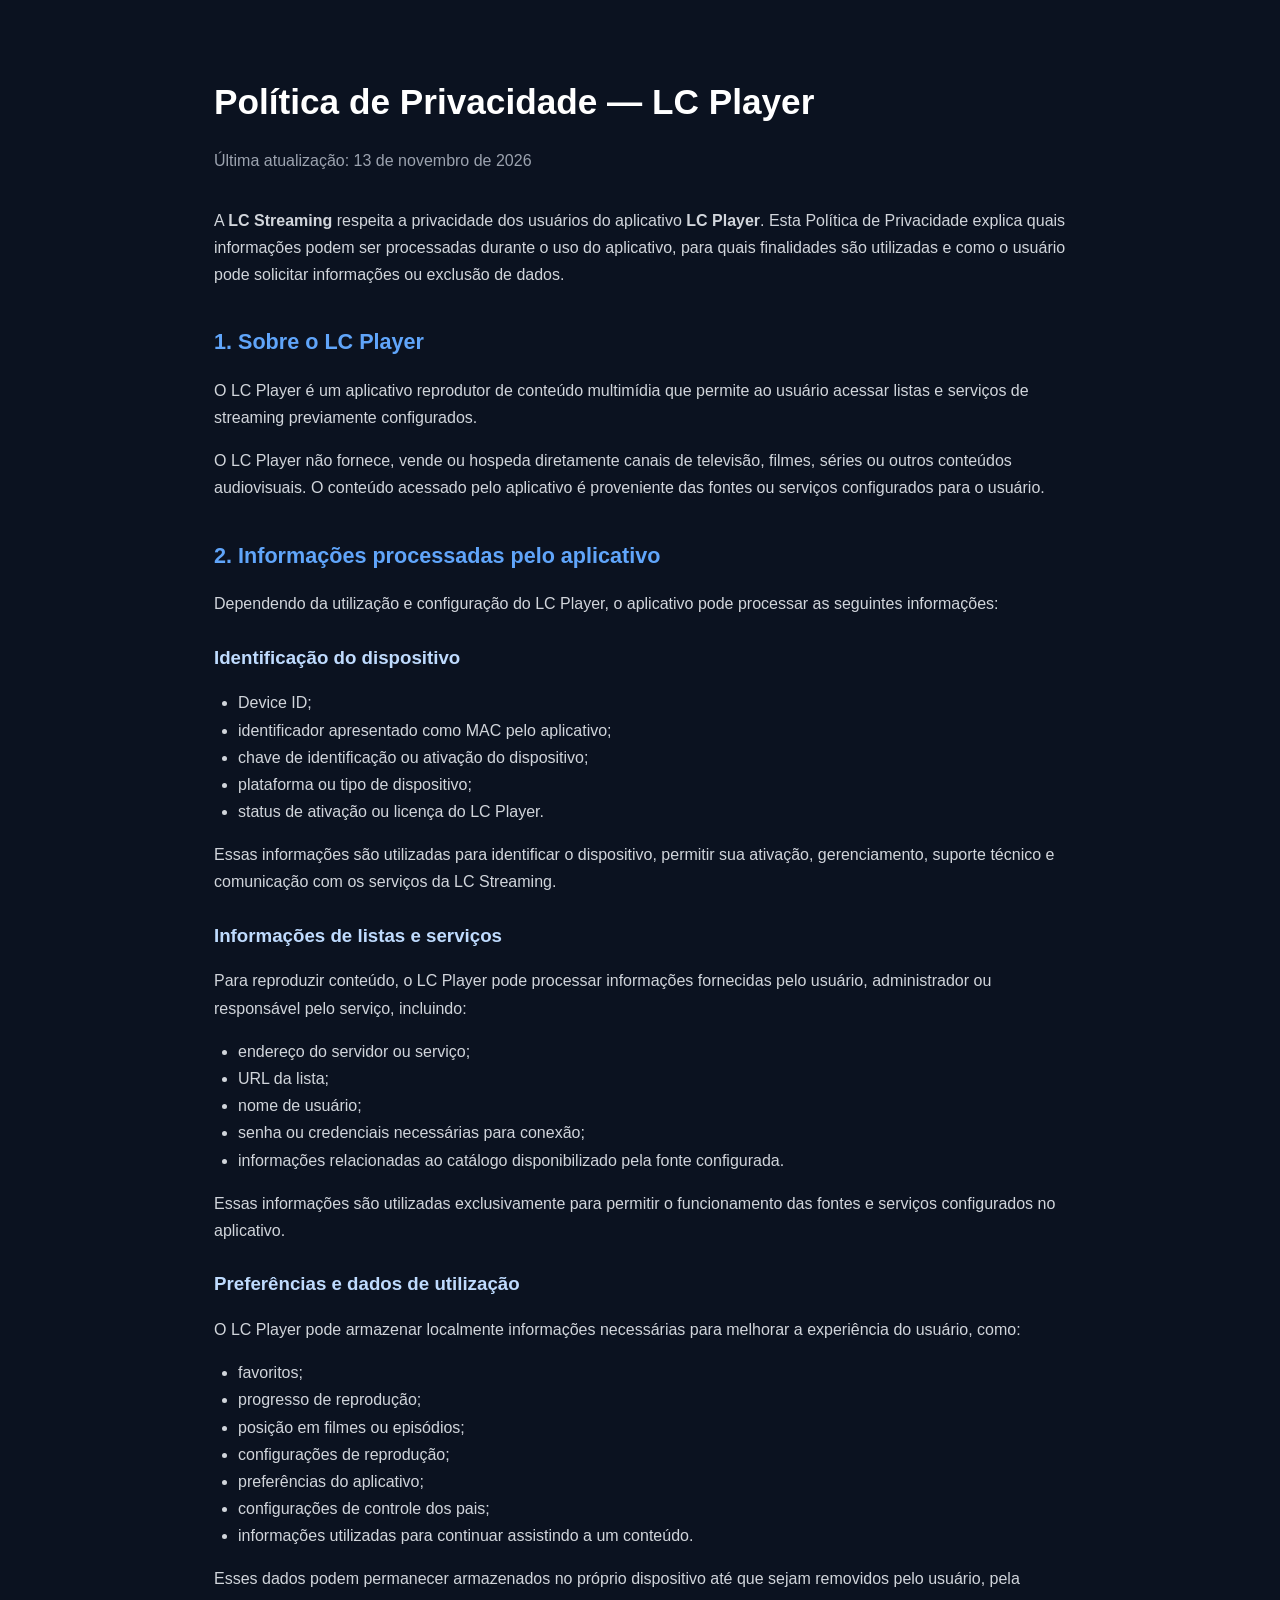
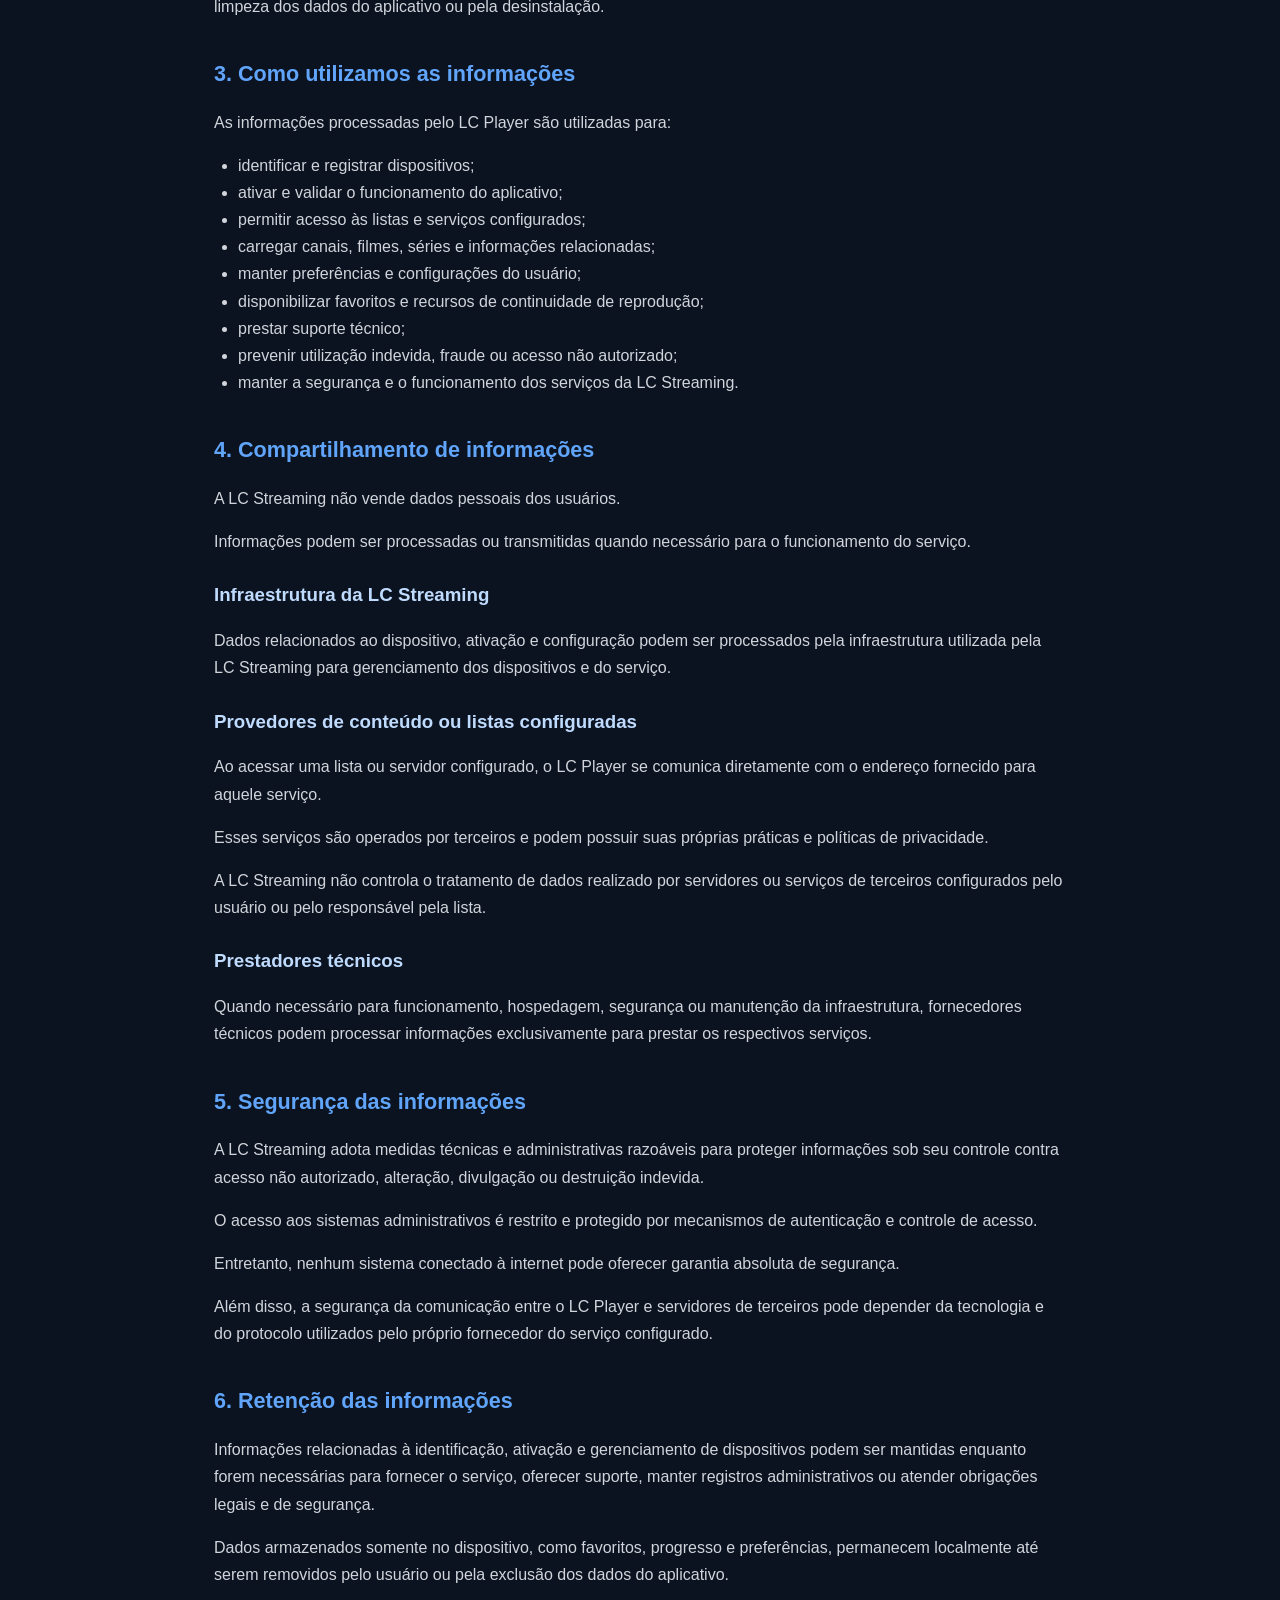
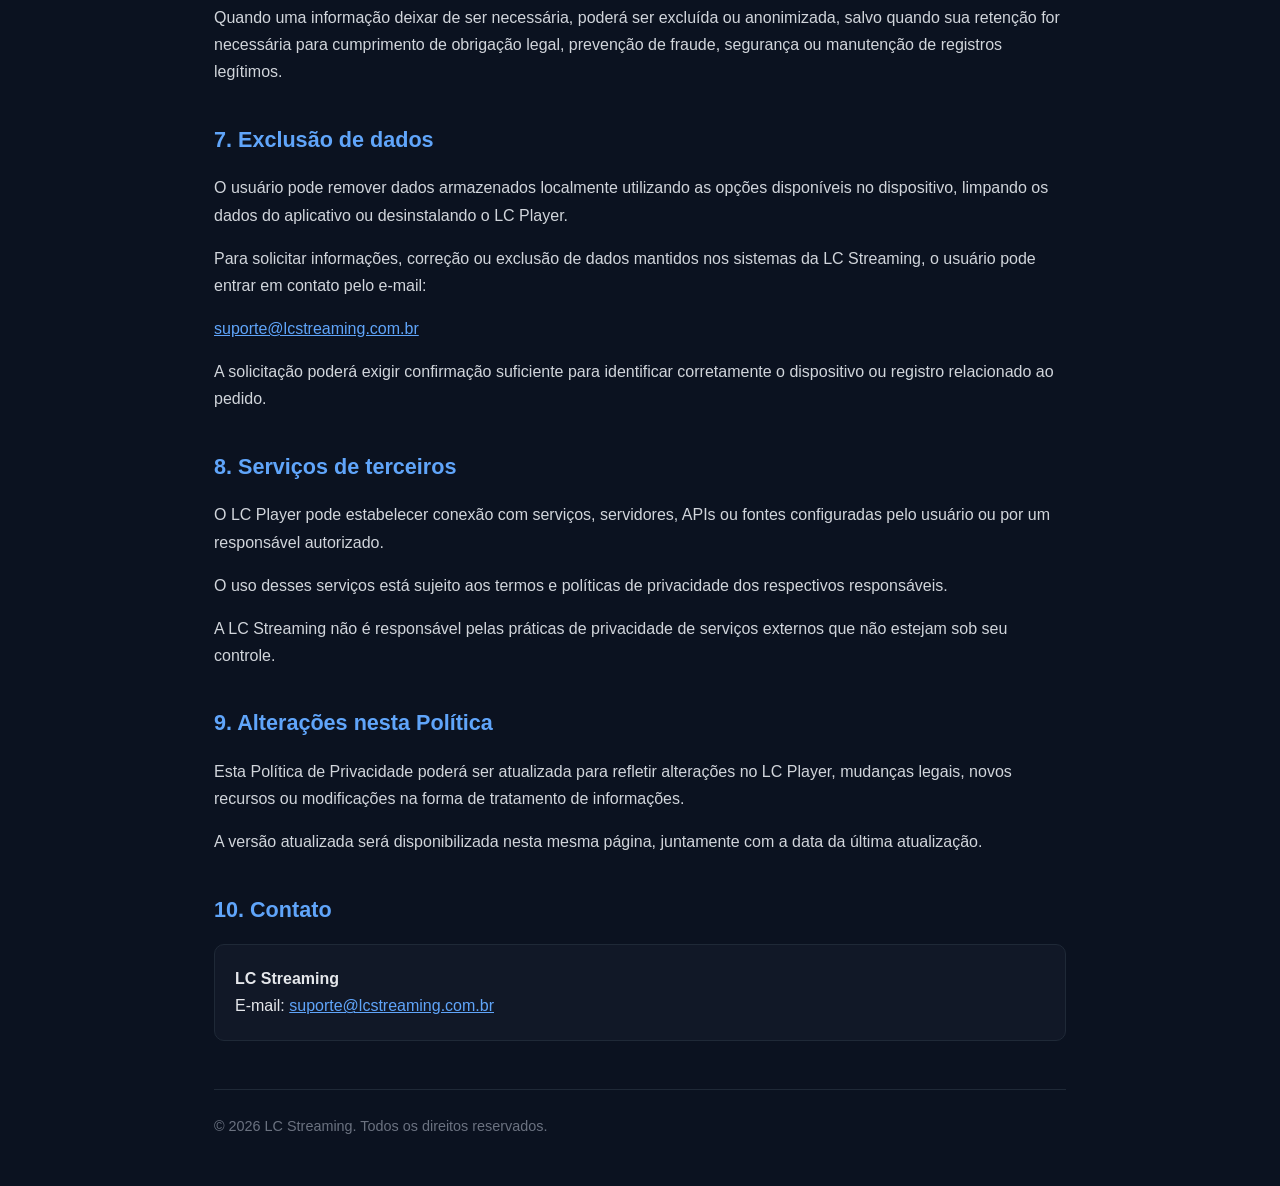
<file: privacy.html>
<!DOCTYPE html>
<html lang="pt-BR">
<head>
  <meta charset="UTF-8" />
  <meta name="viewport" content="width=device-width, initial-scale=1.0" />
  <meta name="robots" content="index, follow" />
  <meta name="description" content="Política de Privacidade do aplicativo LC Player." />
  <title>Política de Privacidade - LC Player</title>

  <style>
    * {
      box-sizing: border-box;
    }

    body {
      margin: 0;
      font-family: Arial, Helvetica, sans-serif;
      background: #0b1220;
      color: #e5e7eb;
      line-height: 1.7;
    }

    .container {
      max-width: 900px;
      margin: 0 auto;
      padding: 48px 24px;
    }

    h1 {
      color: #ffffff;
      font-size: 2.2rem;
      margin-bottom: 8px;
    }

    h2 {
      color: #60a5fa;
      margin-top: 36px;
      margin-bottom: 12px;
      font-size: 1.35rem;
    }

    h3 {
      color: #bfdbfe;
      margin-top: 24px;
      margin-bottom: 8px;
    }

    p,
    li {
      color: #d1d5db;
    }

    ul {
      padding-left: 24px;
    }

    a {
      color: #60a5fa;
    }

    .updated {
      color: #9ca3af;
      margin-bottom: 32px;
    }

    .contact {
      margin-top: 16px;
      padding: 20px;
      background: #111827;
      border: 1px solid #1f2937;
      border-radius: 10px;
    }

    footer {
      margin-top: 48px;
      padding-top: 24px;
      border-top: 1px solid #1f2937;
      color: #6b7280;
      font-size: 0.9rem;
    }
  </style>
</head>

<body>
  <main class="container">

    <h1>Política de Privacidade — LC Player</h1>
    <p class="updated">Última atualização: 13 de novembro de 2026</p>

    <p>
      A <strong>LC Streaming</strong> respeita a privacidade dos usuários do aplicativo
      <strong>LC Player</strong>. Esta Política de Privacidade explica quais informações
      podem ser processadas durante o uso do aplicativo, para quais finalidades são utilizadas
      e como o usuário pode solicitar informações ou exclusão de dados.
    </p>

    <h2>1. Sobre o LC Player</h2>

    <p>
      O LC Player é um aplicativo reprodutor de conteúdo multimídia que permite ao usuário
      acessar listas e serviços de streaming previamente configurados.
    </p>

    <p>
      O LC Player não fornece, vende ou hospeda diretamente canais de televisão, filmes,
      séries ou outros conteúdos audiovisuais. O conteúdo acessado pelo aplicativo é
      proveniente das fontes ou serviços configurados para o usuário.
    </p>

    <h2>2. Informações processadas pelo aplicativo</h2>

    <p>
      Dependendo da utilização e configuração do LC Player, o aplicativo pode processar
      as seguintes informações:
    </p>

    <h3>Identificação do dispositivo</h3>

    <ul>
      <li>Device ID;</li>
      <li>identificador apresentado como MAC pelo aplicativo;</li>
      <li>chave de identificação ou ativação do dispositivo;</li>
      <li>plataforma ou tipo de dispositivo;</li>
      <li>status de ativação ou licença do LC Player.</li>
    </ul>

    <p>
      Essas informações são utilizadas para identificar o dispositivo, permitir sua ativação,
      gerenciamento, suporte técnico e comunicação com os serviços da LC Streaming.
    </p>

    <h3>Informações de listas e serviços</h3>

    <p>
      Para reproduzir conteúdo, o LC Player pode processar informações fornecidas pelo usuário,
      administrador ou responsável pelo serviço, incluindo:
    </p>

    <ul>
      <li>endereço do servidor ou serviço;</li>
      <li>URL da lista;</li>
      <li>nome de usuário;</li>
      <li>senha ou credenciais necessárias para conexão;</li>
      <li>informações relacionadas ao catálogo disponibilizado pela fonte configurada.</li>
    </ul>

    <p>
      Essas informações são utilizadas exclusivamente para permitir o funcionamento das fontes
      e serviços configurados no aplicativo.
    </p>

    <h3>Preferências e dados de utilização</h3>

    <p>
      O LC Player pode armazenar localmente informações necessárias para melhorar a experiência
      do usuário, como:
    </p>

    <ul>
      <li>favoritos;</li>
      <li>progresso de reprodução;</li>
      <li>posição em filmes ou episódios;</li>
      <li>configurações de reprodução;</li>
      <li>preferências do aplicativo;</li>
      <li>configurações de controle dos pais;</li>
      <li>informações utilizadas para continuar assistindo a um conteúdo.</li>
    </ul>

    <p>
      Esses dados podem permanecer armazenados no próprio dispositivo até que sejam removidos
      pelo usuário, pela limpeza dos dados do aplicativo ou pela desinstalação.
    </p>

    <h2>3. Como utilizamos as informações</h2>

    <p>As informações processadas pelo LC Player são utilizadas para:</p>

    <ul>
      <li>identificar e registrar dispositivos;</li>
      <li>ativar e validar o funcionamento do aplicativo;</li>
      <li>permitir acesso às listas e serviços configurados;</li>
      <li>carregar canais, filmes, séries e informações relacionadas;</li>
      <li>manter preferências e configurações do usuário;</li>
      <li>disponibilizar favoritos e recursos de continuidade de reprodução;</li>
      <li>prestar suporte técnico;</li>
      <li>prevenir utilização indevida, fraude ou acesso não autorizado;</li>
      <li>manter a segurança e o funcionamento dos serviços da LC Streaming.</li>
    </ul>

    <h2>4. Compartilhamento de informações</h2>

    <p>
      A LC Streaming não vende dados pessoais dos usuários.
    </p>

    <p>
      Informações podem ser processadas ou transmitidas quando necessário para o funcionamento
      do serviço.
    </p>

    <h3>Infraestrutura da LC Streaming</h3>

    <p>
      Dados relacionados ao dispositivo, ativação e configuração podem ser processados pela
      infraestrutura utilizada pela LC Streaming para gerenciamento dos dispositivos e do serviço.
    </p>

    <h3>Provedores de conteúdo ou listas configuradas</h3>

    <p>
      Ao acessar uma lista ou servidor configurado, o LC Player se comunica diretamente com o
      endereço fornecido para aquele serviço.
    </p>

    <p>
      Esses serviços são operados por terceiros e podem possuir suas próprias práticas e
      políticas de privacidade.
    </p>

    <p>
      A LC Streaming não controla o tratamento de dados realizado por servidores ou serviços
      de terceiros configurados pelo usuário ou pelo responsável pela lista.
    </p>

    <h3>Prestadores técnicos</h3>

    <p>
      Quando necessário para funcionamento, hospedagem, segurança ou manutenção da infraestrutura,
      fornecedores técnicos podem processar informações exclusivamente para prestar os respectivos
      serviços.
    </p>

    <h2>5. Segurança das informações</h2>

    <p>
      A LC Streaming adota medidas técnicas e administrativas razoáveis para proteger informações
      sob seu controle contra acesso não autorizado, alteração, divulgação ou destruição indevida.
    </p>

    <p>
      O acesso aos sistemas administrativos é restrito e protegido por mecanismos de autenticação
      e controle de acesso.
    </p>

    <p>
      Entretanto, nenhum sistema conectado à internet pode oferecer garantia absoluta de segurança.
    </p>

    <p>
      Além disso, a segurança da comunicação entre o LC Player e servidores de terceiros pode
      depender da tecnologia e do protocolo utilizados pelo próprio fornecedor do serviço configurado.
    </p>

    <h2>6. Retenção das informações</h2>

    <p>
      Informações relacionadas à identificação, ativação e gerenciamento de dispositivos podem
      ser mantidas enquanto forem necessárias para fornecer o serviço, oferecer suporte, manter
      registros administrativos ou atender obrigações legais e de segurança.
    </p>

    <p>
      Dados armazenados somente no dispositivo, como favoritos, progresso e preferências,
      permanecem localmente até serem removidos pelo usuário ou pela exclusão dos dados do aplicativo.
    </p>

    <p>
      Quando uma informação deixar de ser necessária, poderá ser excluída ou anonimizada,
      salvo quando sua retenção for necessária para cumprimento de obrigação legal, prevenção
      de fraude, segurança ou manutenção de registros legítimos.
    </p>

    <h2>7. Exclusão de dados</h2>

    <p>
      O usuário pode remover dados armazenados localmente utilizando as opções disponíveis
      no dispositivo, limpando os dados do aplicativo ou desinstalando o LC Player.
    </p>

    <p>
      Para solicitar informações, correção ou exclusão de dados mantidos nos sistemas da
      LC Streaming, o usuário pode entrar em contato pelo e-mail:
    </p>

    <p>
      <a href="mailto:suporte@lcstreaming.com.br">
        suporte@lcstreaming.com.br
      </a>
    </p>

    <p>
      A solicitação poderá exigir confirmação suficiente para identificar corretamente
      o dispositivo ou registro relacionado ao pedido.
    </p>

    <h2>8. Serviços de terceiros</h2>

    <p>
      O LC Player pode estabelecer conexão com serviços, servidores, APIs ou fontes configuradas
      pelo usuário ou por um responsável autorizado.
    </p>

    <p>
      O uso desses serviços está sujeito aos termos e políticas de privacidade dos respectivos
      responsáveis.
    </p>

    <p>
      A LC Streaming não é responsável pelas práticas de privacidade de serviços externos
      que não estejam sob seu controle.
    </p>

    <h2>9. Alterações nesta Política</h2>

    <p>
      Esta Política de Privacidade poderá ser atualizada para refletir alterações no LC Player,
      mudanças legais, novos recursos ou modificações na forma de tratamento de informações.
    </p>

    <p>
      A versão atualizada será disponibilizada nesta mesma página, juntamente com a data da
      última atualização.
    </p>

    <h2>10. Contato</h2>

    <div class="contact">
      <strong>LC Streaming</strong><br />
      E-mail:
      <a href="mailto:suporte@lcstreaming.com.br">
        suporte@lcstreaming.com.br
      </a>
    </div>

    <footer>
      © 2026 LC Streaming. Todos os direitos reservados.
    </footer>

  </main>
</body>
</html>
</file>
